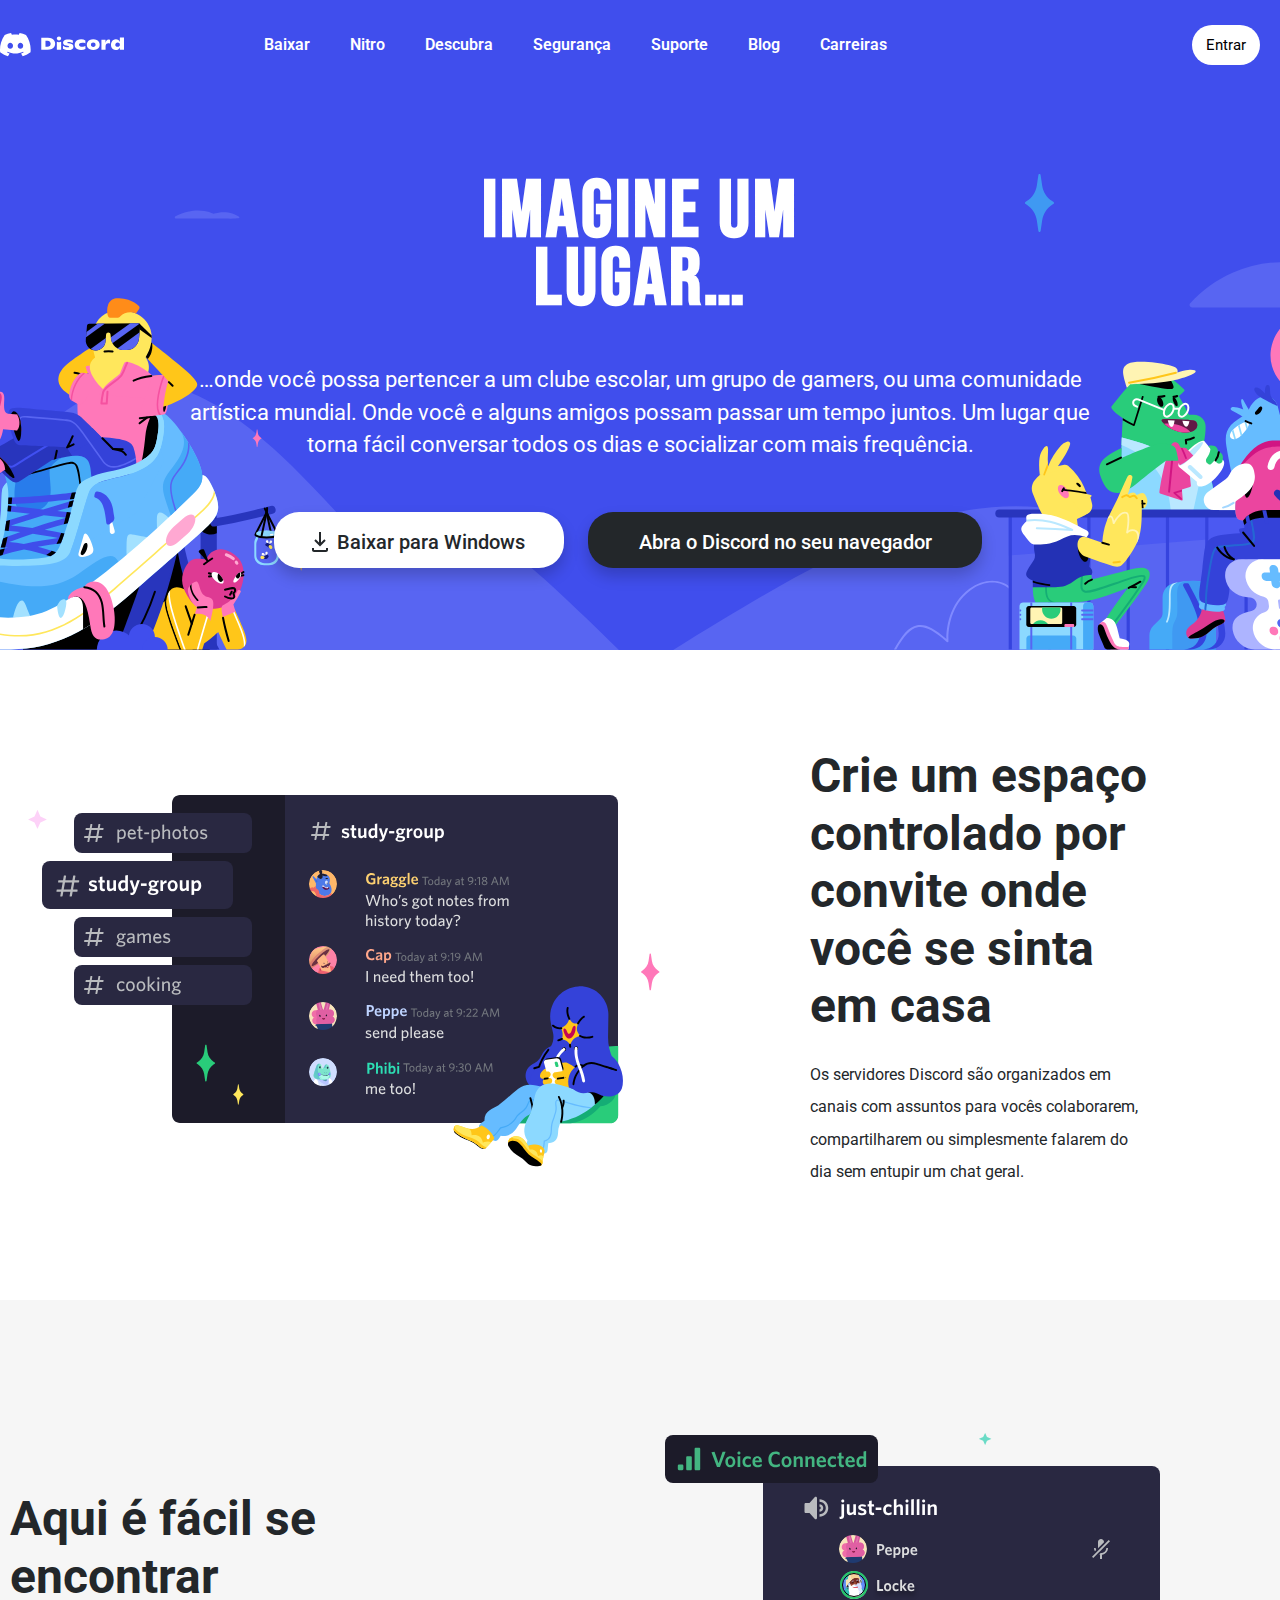
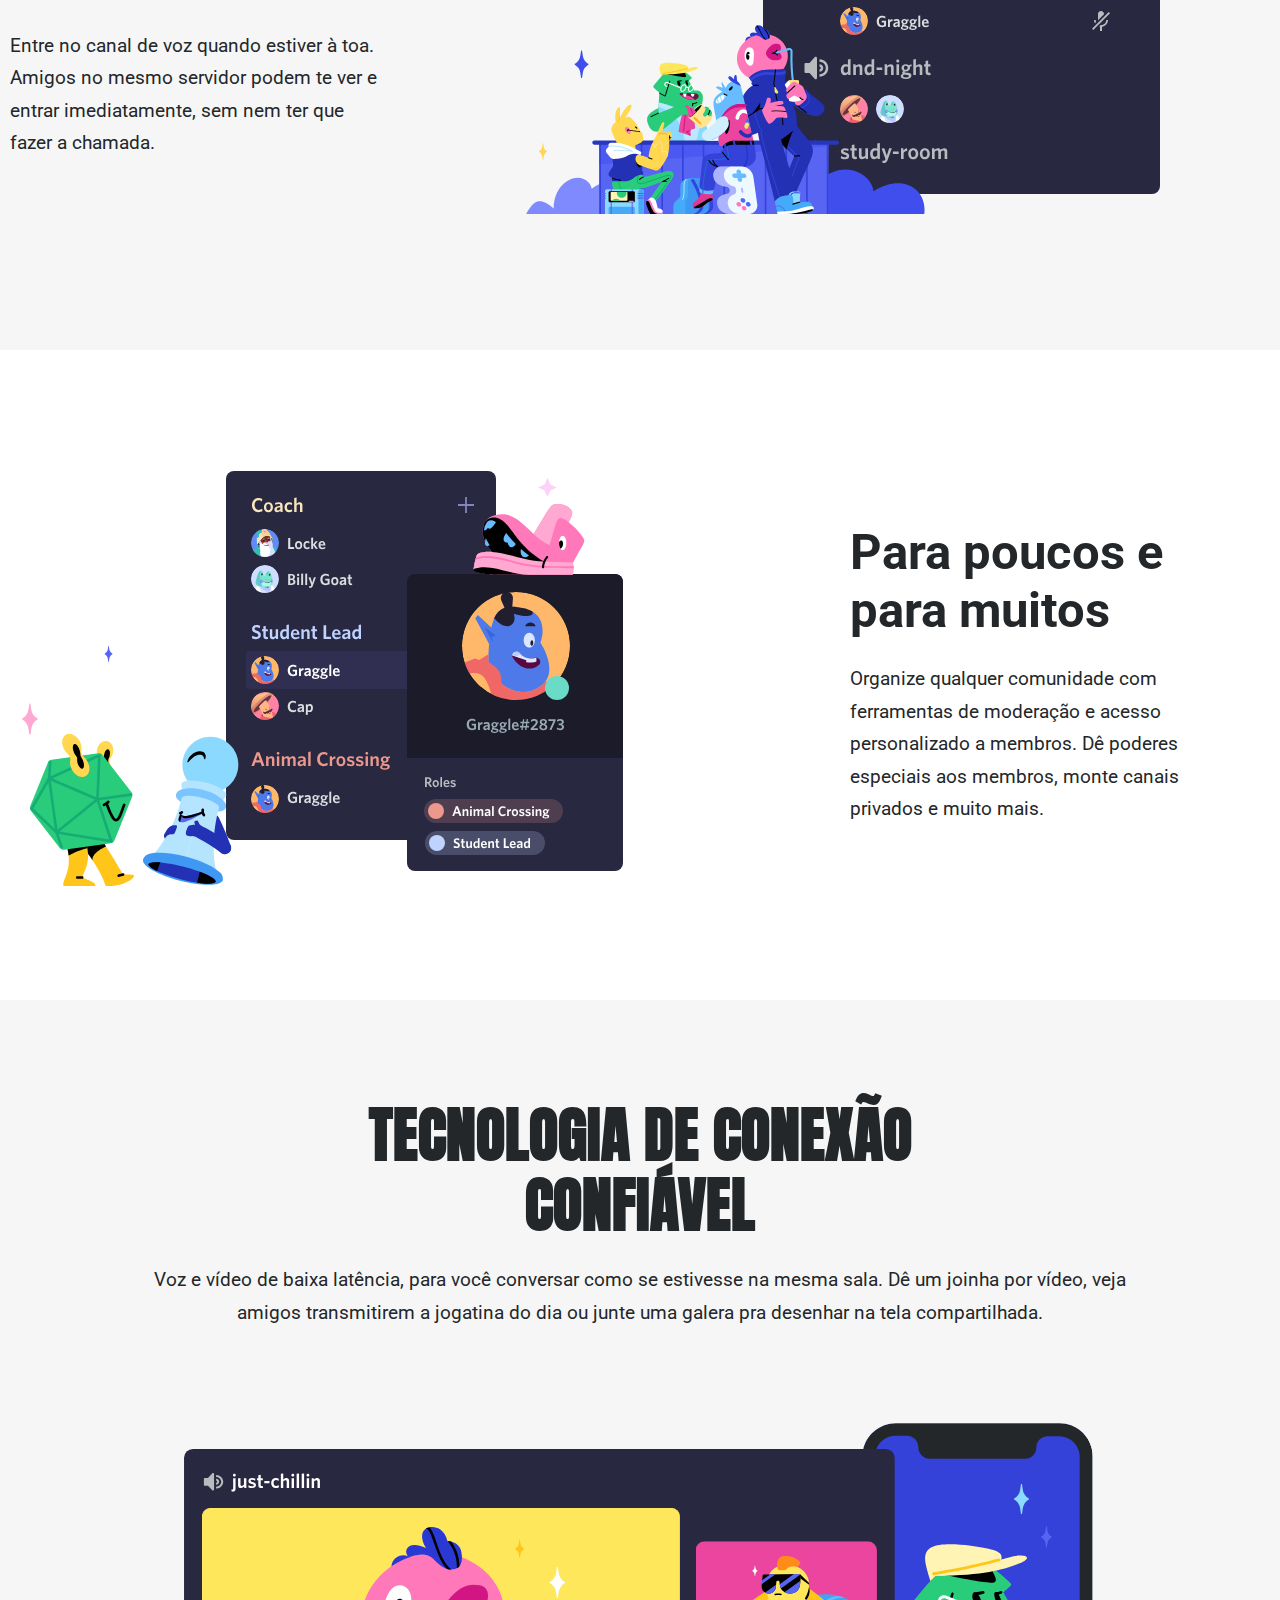
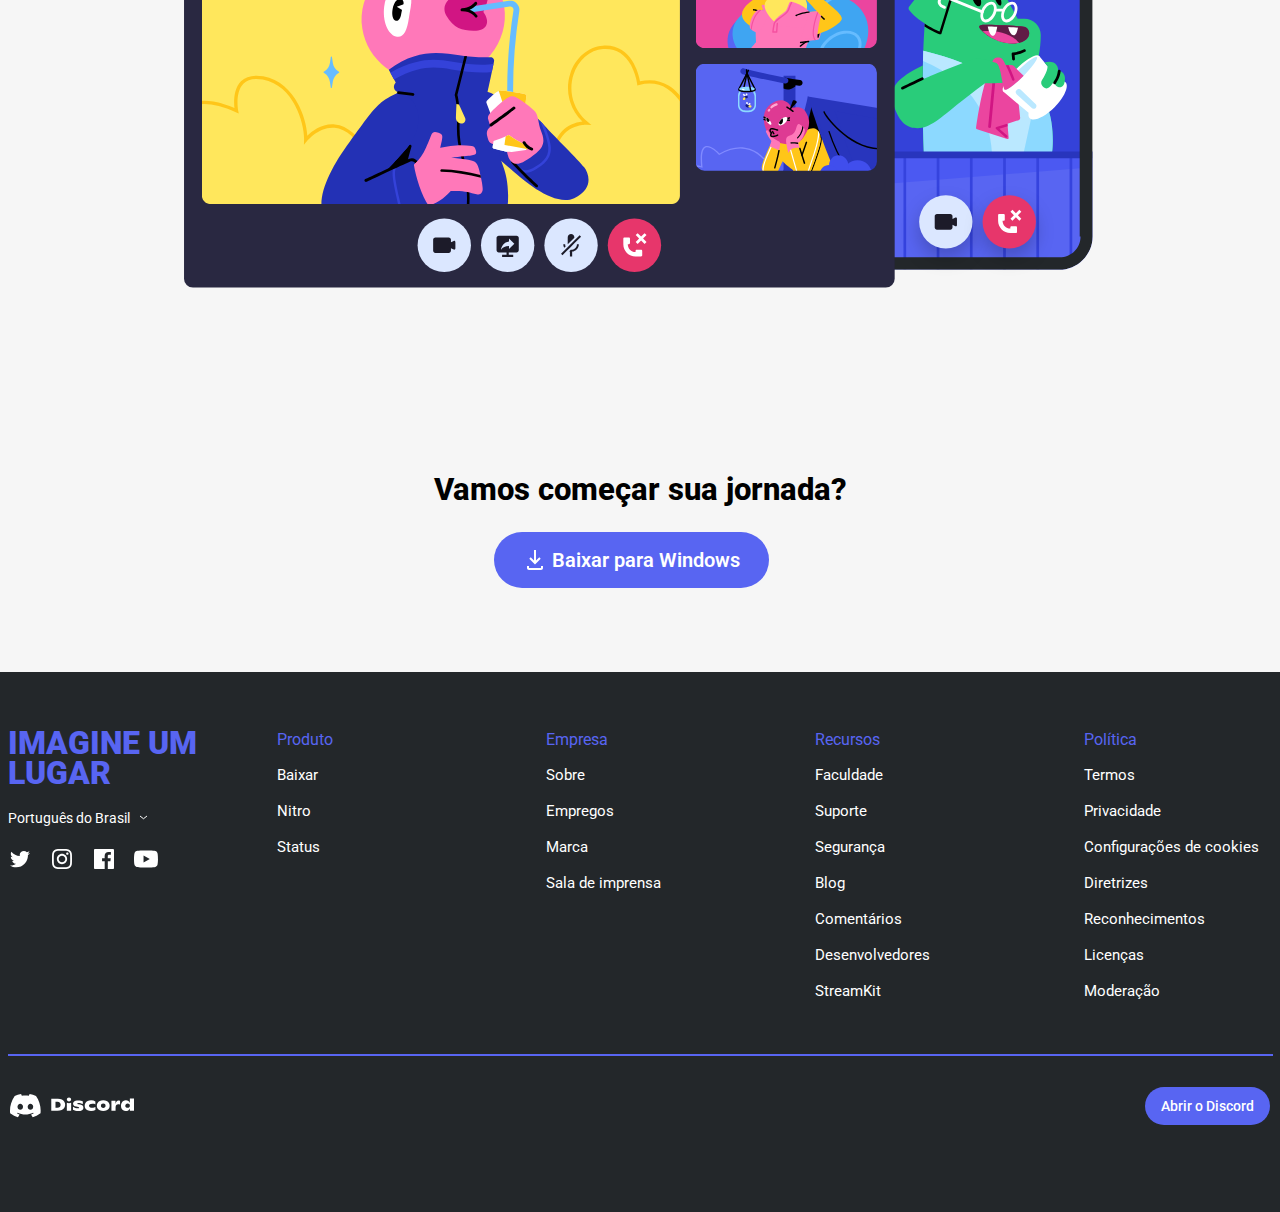
<file: index.html>
<!DOCTYPE html>
<html lang="pt-BR">

<head>
    <meta charset="UTF-8">
    <meta http-equiv="X-UA-Compatible" content="IE=edge">
    <meta name="viewport" content="width=device-width, initial-scale=1.0">
    <title>Discord</title>
    <link rel="stylesheet" href="/assets/css/index.css">
</head>

<body>
    <section class="section section__home background__azul">
        <img class="img__background" src="./assets/imgs/home/background-image.svg" alt="" srcset="">
        <aside class="aside  main__content">
            <div class="logo__discord">
                <svg width="124" height="34" viewBox="0 0 124 34" class="logo-3oeRIY">
                    <g fill="currentColor">
                        <path
                            d="M26.0015 6.9529C24.0021 6.03845 21.8787 5.37198 19.6623 5C19.3833 5.48048 19.0733 6.13144 18.8563 6.64292C16.4989 6.30193 14.1585 6.30193 11.8336 6.64292C11.6166 6.13144 11.2911 5.48048 11.0276 5C8.79575 5.37198 6.67235 6.03845 4.6869 6.9529C0.672601 12.8736 -0.41235 18.6548 0.130124 24.3585C2.79599 26.2959 5.36889 27.4739 7.89682 28.2489C8.51679 27.4119 9.07477 26.5129 9.55525 25.5675C8.64079 25.2265 7.77283 24.808 6.93587 24.312C7.15286 24.1571 7.36986 23.9866 7.57135 23.8161C12.6241 26.1255 18.0969 26.1255 23.0876 23.8161C23.3046 23.9866 23.5061 24.1571 23.7231 24.312C22.8861 24.808 22.0182 25.2265 21.1037 25.5675C21.5842 26.5129 22.1422 27.4119 22.7621 28.2489C25.2885 27.4739 27.8769 26.2959 30.5288 24.3585C31.1952 17.7559 29.4733 12.0212 26.0015 6.9529ZM10.2527 20.8402C8.73376 20.8402 7.49382 19.4608 7.49382 17.7714C7.49382 16.082 8.70276 14.7025 10.2527 14.7025C11.7871 14.7025 13.0425 16.082 13.0115 17.7714C13.0115 19.4608 11.7871 20.8402 10.2527 20.8402ZM20.4373 20.8402C18.9183 20.8402 17.6768 19.4608 17.6768 17.7714C17.6768 16.082 18.8873 14.7025 20.4373 14.7025C21.9717 14.7025 23.2271 16.082 23.1961 17.7714C23.1961 19.4608 21.9872 20.8402 20.4373 20.8402Z">
                        </path>
                        <path
                            d="M41.2697 9.86615H47.8585C49.4394 9.86615 50.7878 10.1141 51.8883 10.6101C52.9887 11.1061 53.8102 11.7881 54.3527 12.6715C54.8951 13.555 55.1741 14.5624 55.1741 15.7094C55.1741 16.8253 54.8952 17.8328 54.3217 18.7472C53.7482 19.6462 52.8803 20.3746 51.7178 20.9016C50.5554 21.4286 49.1139 21.6921 47.3935 21.6921H41.2697V9.86615ZM47.316 18.6852C48.3854 18.6852 49.2069 18.4217 49.7804 17.8793C50.3539 17.3523 50.6484 16.6083 50.6484 15.6939C50.6484 14.8414 50.3849 14.1594 49.8734 13.648C49.3619 13.1365 48.587 12.873 47.5485 12.873H45.4871V18.6852H47.316Z">
                        </path>
                        <path
                            d="M65.4362 21.6774C64.5217 21.4449 63.7003 21.1039 62.9718 20.6389V17.8335C63.5298 18.2675 64.2582 18.6085 65.1882 18.8875C66.1181 19.1665 67.0171 19.306 67.8851 19.306C68.288 19.306 68.598 19.2595 68.7995 19.151C69.001 19.0425 69.1095 18.9185 69.1095 18.7635C69.1095 18.593 69.0475 18.4535 68.939 18.345C68.8305 18.2365 68.6135 18.1435 68.288 18.0505L66.2576 17.6011C65.0952 17.3376 64.2737 16.9501 63.7777 16.4851C63.2818 16.0201 63.0493 15.3847 63.0493 14.6097C63.0493 13.9587 63.2663 13.3853 63.6847 12.9048C64.1187 12.4243 64.7232 12.0523 65.5137 11.7888C66.3041 11.5254 67.2186 11.3859 68.288 11.3859C69.2335 11.3859 70.1014 11.4789 70.8919 11.6959C71.6823 11.8973 72.3333 12.1608 72.8448 12.4708V15.1212C72.3178 14.8112 71.6979 14.5632 71.0159 14.3772C70.3184 14.1912 69.6055 14.0982 68.877 14.0982C67.823 14.0982 67.2961 14.2842 67.2961 14.6407C67.2961 14.8112 67.3736 14.9352 67.5441 15.0282C67.7146 15.1212 68.009 15.1987 68.443 15.2917L70.1324 15.6017C71.2329 15.7876 72.0543 16.1286 72.5968 16.6091C73.1393 17.0896 73.4028 17.787 73.4028 18.7325C73.4028 19.7555 72.9533 20.5769 72.0543 21.1659C71.1554 21.7704 69.8844 22.0648 68.2415 22.0648C67.2806 22.0338 66.3506 21.9098 65.4362 21.6774Z">
                        </path>
                        <path
                            d="M77.5891 21.3213C76.6281 20.8408 75.8842 20.2054 75.4037 19.3994C74.9077 18.5934 74.6752 17.679 74.6752 16.656C74.6752 15.6486 74.9232 14.7341 75.4347 13.9437C75.9462 13.1377 76.6901 12.5177 77.6666 12.0528C78.643 11.6033 79.821 11.3708 81.1849 11.3708C82.8743 11.3708 84.2693 11.7273 85.3852 12.4402V15.5246C84.9977 15.2611 84.5328 15.0286 84.0058 14.8736C83.4788 14.7031 82.9208 14.6256 82.3319 14.6256C81.2779 14.6256 80.472 14.8116 79.8675 15.1991C79.2785 15.5866 78.984 16.0826 78.984 16.7025C78.984 17.307 79.263 17.803 79.852 18.1905C80.4254 18.5779 81.2624 18.7794 82.3474 18.7794C82.9053 18.7794 83.4633 18.7019 84.0058 18.5314C84.5483 18.3609 85.0287 18.175 85.4162 17.927V20.9183C84.1762 21.6623 82.7348 22.0343 81.1074 22.0343C79.728 22.0343 78.5655 21.7863 77.5891 21.3213Z">
                        </path>
                        <path
                            d="M89.8041 21.3213C88.8276 20.8408 88.0837 20.2054 87.5722 19.3839C87.0607 18.5624 86.7972 17.648 86.7972 16.625C86.7972 15.6176 87.0607 14.7031 87.5722 13.9127C88.0837 13.1222 88.8276 12.5022 89.7886 12.0528C90.7495 11.6033 91.9119 11.3708 93.2464 11.3708C94.5794 11.3708 95.7418 11.5878 96.7028 12.0528C97.6637 12.5022 98.4077 13.1222 98.9192 13.9127C99.4306 14.7031 99.6786 15.6021 99.6786 16.625C99.6786 17.6325 99.4306 18.5624 98.9192 19.3839C98.4077 20.2054 97.6792 20.8563 96.7028 21.3213C95.7263 21.7863 94.5794 22.0343 93.2464 22.0343C91.9274 22.0343 90.7805 21.7863 89.8041 21.3213ZM94.9358 18.3299C95.3388 17.927 95.5558 17.369 95.5558 16.7025C95.5558 16.0206 95.3543 15.4936 94.9358 15.0906C94.5174 14.6876 93.9594 14.4861 93.2619 14.4861C92.5335 14.4861 91.9739 14.6876 91.5555 15.0906C91.1525 15.4936 90.9355 16.0206 90.9355 16.7025C90.9355 17.3845 91.137 17.927 91.5555 18.3299C91.9739 18.7484 92.5335 18.9499 93.2619 18.9499C93.9594 18.9344 94.5329 18.7329 94.9358 18.3299Z">
                        </path>
                        <path
                            d="M110.048 11.9901V15.6325C109.614 15.3535 109.056 15.214 108.374 15.214C107.475 15.214 106.777 15.493 106.297 16.0354C105.816 16.5779 105.568 17.4304 105.568 18.5773V21.6772H101.43V11.8196H105.491V14.966C105.708 13.819 106.08 12.9666 106.576 12.4241C107.072 11.8816 107.723 11.5872 108.513 11.5872C109.102 11.5872 109.614 11.7267 110.048 11.9901Z">
                        </path>
                        <path
                            d="M124 9.52563V21.6925H119.862V19.4761C119.505 20.3131 118.978 20.9486 118.265 21.3825C117.551 21.8165 116.667 22.0335 115.613 22.0335C114.683 22.0335 113.862 21.801 113.164 21.3515C112.467 20.9021 111.925 20.2666 111.553 19.4761C111.181 18.6702 110.995 17.7712 110.995 16.7793C110.979 15.7408 111.181 14.8109 111.599 13.9894C112.002 13.168 112.591 12.5325 113.335 12.0675C114.079 11.6025 114.931 11.37 115.892 11.37C117.861 11.37 119.18 12.2225 119.862 13.9429V9.52563H124ZM119.242 18.2517C119.66 17.8487 119.877 17.3062 119.877 16.6553C119.877 16.0198 119.676 15.5083 119.257 15.1209C118.839 14.7334 118.281 14.5319 117.582 14.5319C116.884 14.5319 116.326 14.7334 115.908 15.1364C115.489 15.5393 115.288 16.0508 115.288 16.7018C115.288 17.3527 115.489 17.8642 115.908 18.2672C116.326 18.6702 116.869 18.8717 117.566 18.8717C118.265 18.8717 118.823 18.6702 119.242 18.2517Z">
                        </path>
                        <path
                            d="M58.9885 12.4091C60.1772 12.4091 61.1429 11.5416 61.1429 10.4717C61.1429 9.40164 60.1772 8.5343 58.9885 8.5343C57.7981 8.5343 56.8341 9.40164 56.8341 10.4717C56.8341 11.5416 57.7981 12.4091 58.9885 12.4091Z">
                        </path>
                        <path
                            d="M61.1429 13.741C59.8254 14.3144 58.1825 14.3299 56.8341 13.741V21.6921H61.1429V13.741Z">
                        </path>
                    </g>
                </svg>
            </div>

            <nav>
                <ul>
                    <li>
                        <a href="#">Baixar</a>
                    </li>
                    <li>
                        <a href="#">Nitro</a>
                    </li>
                    <li>
                        <a href="#">Descubra</a>
                    </li>
                    <li>
                        <a href="#">Segurança</a>
                    </li>
                    <li>
                        <a href="#">Suporte</a>
                    </li>
                    <li>
                        <a href="#">Blog</a>
                    </li>
                    <li>
                        <a href="#">Carreiras</a>
                    </li>
                </ul>
            </nav>
            <div>

                <a href="./login.html">
                    <button>
                        Entrar
                    </button>
                </a>
            </div>
        </aside>
        <main>
            <div class="image__1">
                <img src="./assets/imgs/home/image-1.svg" alt="" srcset="">
            </div>
            <div class="home__container">
                <h1>IMAGINE UM <br>LUGAR…</h1>
                <p>
                    …onde você possa pertencer a um clube escolar, um grupo de gamers, ou uma comunidade artística
                    mundial.
                    Onde você e alguns amigos possam passar um tempo juntos. Um lugar que torna fácil conversar todos os
                    dias e socializar com mais frequência.
                </p>
                <div class="buttons__home">
                    <button class="button__1">
                        <svg width="24" height="24" viewBox="0 0 24 24" class="icon-2tQ9Jt"><g fill="currentColor"><path d="M17.707 10.708L16.293 9.29398L13 12.587V2.00098H11V12.587L7.70697 9.29398L6.29297 10.708L12 16.415L17.707 10.708Z"></path><path d="M18 18.001V20.001H6V18.001H4V20.001C4 21.103 4.897 22.001 6 22.001H18C19.104 22.001 20 21.103 20 20.001V18.001H18Z"></path></g></svg>
                        Baixar para Windows
                    </button>
                    <button>
                        Abra o Discord no seu navegador
                    </button>
                </div>
            </div>
            <div class="image__2">
                <img src="./assets/imgs/home/image-2.svg" alt="" srcset="">
            </div>
        </main>
    </section>
    <section class="section section__info">
        <article class="container__info__grid">
            <div class="image__3">
                <img src="./assets/imgs/home/image-3.svg" alt="" srcset="">
            </div>
            <div class="text__image__3">
                <h2>Crie um espaço controlado por <br> convite onde <br> você se sinta <br> em casa</h2>
                <div>
                    <p>
                        Os servidores Discord são organizados em <br> canais com assuntos para vocês colaborarem, <br>
                        compartilharem ou simplesmente falarem do <br> dia sem entupir um chat geral.
                    </p>
                </div>
            </div>
        </article>
    </section>
    <section class="section section__info__2 background__smoke">
        <article class="container__info__2__grid">
            <div class="text__info__2">
                <h2>Aqui é fácil se encontrar</h2>
                <p>
                    Entre no canal de voz quando estiver à toa. Amigos no mesmo servidor podem te ver e entrar
                    imediatamente, sem nem ter que fazer a chamada.
                </p>
            </div>
            <div>
                <img src="./assets/imgs/home/image-4.svg" alt="" srcset="">
            </div>
        </article>
    </section>
    <section class="section section__info__3">
        <article class="container__info__3__grid">
            <div class="image__5">
                <img src="./assets/imgs/home/image-5.svg" alt="" srcset="">
            </div>
            <div class="text__info__3">
                <h2>Para poucos e para muitos</h2>
                <p>
                    Organize qualquer comunidade com <br> ferramentas de moderação e acesso <br> personalizado a
                    membros. Dê
                    poderes <br> especiais aos membros, monte canais <br> privados e muito mais.
                </p>
            </div>
        </article>
    </section>
    <section class="section section__info__4 background__smoke">
        <article class="container__info__4__grid">
            <div class="text__4">
                <h2>TECNOLOGIA DE CONEXÃO <br> CONFIÁVEL</h2>
                <p>
                    Voz e vídeo de baixa latência, para você conversar como se estivesse na mesma sala. Dê um joinha por
                    vídeo, veja <br> amigos transmitirem a jogatina do dia ou junte uma galera pra desenhar na tela
                    compartilhada.
                </p>
            </div>
            <div>
                <img src="./assets/imgs/home/image-6.svg" alt="" srcset="">
            </div>
        </article>
    </section>
    <section class="section__info__5 background__smoke">
        <div class="container__info__5">
            <h2>Vamos começar sua jornada?</h2>
            <button>
                <svg width="24" height="24" viewBox="0 0 24 24" class="icon-2tQ9Jt"><g fill="currentColor"><path d="M17.707 10.708L16.293 9.29398L13 12.587V2.00098H11V12.587L7.70697 9.29398L6.29297 10.708L12 16.415L17.707 10.708Z"></path><path d="M18 18.001V20.001H6V18.001H4V20.001C4 21.103 4.897 22.001 6 22.001H18C19.104 22.001 20 21.103 20 20.001V18.001H18Z"></path></g></svg>
                Baixar para Windows
            </button>
            <img src="./assets/imgs/home/image-7.svg" alt="" srcset="">
        </div>
    </section>
    <footer class="footer">
        <div class="container__footer">
            <div class="contact__footer">
                <h4>Imagine um <br> lugar</h4>
                <div class="language">
                    Português do Brasil
                    <img src="./assets/imgs/home/footer/language-icon.svg" alt="" srcset="">
                </div>
                <div class="socials__footer">
                    <svg width="24" height="24" viewBox="0 0 24 24" class="socialIcon-38NB2e"><path fill="currentColor" d="M8.2177 20.2976C15.798 20.2976 19.9327 14.0329 19.9327 8.58261V8.05011C20.7362 7.46091 21.435 6.74089 22 5.92012C21.2567 6.26235 20.4637 6.48437 19.6507 6.57791C20.5139 6.06164 21.1597 5.24885 21.4675 4.2913C20.6598 4.76183 19.7822 5.10021 18.8677 5.29365C17.3053 3.64491 14.7069 3.56109 13.0415 5.10571C11.9701 6.10222 11.5157 7.59694 11.8512 9.02114C8.54594 8.85772 5.46574 7.29769 3.37823 4.72983C2.28095 6.60789 2.84519 9.01622 4.66249 10.2114C4.00661 10.1858 3.36464 10.0146 2.78309 9.71026V9.7729C2.78257 11.7293 4.15628 13.417 6.07204 13.8136C5.46884 13.9751 4.83671 13.9965 4.22396 13.8763C4.76475 15.5538 6.31437 16.7003 8.07674 16.7267C6.62377 17.8749 4.82287 18.4936 2.97103 18.4808C2.65779 18.4808 2.31323 18.4495 2 18.4182C3.84433 19.6513 6.0148 20.3057 8.23336 20.2976"></path></svg></a>
                    <svg width="24" height="24" viewBox="0 0 24 24" class="socialIcon-38NB2e"><g fill="currentColor"><path fill-rule="evenodd" clip-rule="evenodd" d="M11.9969 2.00632C9.28187 2.00632 8.94143 2.01783 7.87516 2.06648C6.81111 2.11501 6.0844 2.28402 5.44853 2.53116C4.79115 2.78659 4.23365 3.12842 3.67786 3.68417C3.1221 4.23997 2.78028 4.79747 2.52484 5.45485C2.2777 6.09072 2.10869 6.81743 2.06016 7.88148C2.01151 8.94775 2 9.28818 2 12.0032C2 14.7181 2.01151 15.0586 2.06016 16.1249C2.10869 17.1889 2.2777 17.9156 2.52484 18.5515C2.78028 19.2089 3.1221 19.7664 3.67786 20.3222C4.23365 20.8779 4.79115 21.2197 5.44853 21.4752C6.0844 21.7223 6.81111 21.8913 7.87516 21.9398C8.94143 21.9885 9.28187 22 11.9969 22C14.7118 22 15.0523 21.9885 16.1185 21.9398C17.1826 21.8913 17.9093 21.7223 18.5452 21.4752C19.2025 21.2197 19.76 20.8779 20.3158 20.3222C20.8716 19.7664 21.2134 19.2089 21.4689 18.5515C21.716 17.9156 21.885 17.1889 21.9335 16.1249C21.9822 15.0586 21.9937 14.7181 21.9937 12.0032C21.9937 9.28818 21.9822 8.94775 21.9335 7.88148C21.885 6.81743 21.716 6.09072 21.4689 5.45485C21.2134 4.79747 20.8716 4.23997 20.3158 3.68417C19.76 3.12842 19.2025 2.78659 18.5452 2.53116C17.9093 2.28402 17.1826 2.11501 16.1185 2.06648C15.0523 2.01783 14.7118 2.00632 11.9969 2.00632ZM11.9969 3.80755C14.6661 3.80755 14.9823 3.81775 16.0364 3.86584C17.0111 3.91029 17.5404 4.07314 17.8927 4.21005C18.3593 4.3914 18.6923 4.60802 19.0421 4.95786C19.392 5.30767 19.6086 5.64068 19.79 6.10731C19.9269 6.45957 20.0897 6.9889 20.1342 7.96358C20.1823 9.01771 20.1925 9.3339 20.1925 12.0032C20.1925 14.6724 20.1823 14.9886 20.1342 16.0427C20.0897 17.0174 19.9269 17.5468 19.79 17.899C19.6086 18.3656 19.392 18.6987 19.0421 19.0485C18.6923 19.3983 18.3593 19.6149 17.8927 19.7963C17.5404 19.9332 17.0111 20.096 16.0364 20.1405C14.9825 20.1886 14.6663 20.1988 11.9969 20.1988C9.32738 20.1988 9.01127 20.1886 7.95726 20.1405C6.98258 20.096 6.45325 19.9332 6.10099 19.7963C5.63437 19.6149 5.30135 19.3983 4.95155 19.0485C4.60175 18.6987 4.38508 18.3656 4.20373 17.899C4.06683 17.5468 3.90397 17.0174 3.85952 16.0427C3.81143 14.9886 3.80123 14.6724 3.80123 12.0032C3.80123 9.3339 3.81143 9.01771 3.85952 7.96358C3.90397 6.9889 4.06683 6.45957 4.20373 6.10731C4.38508 5.64068 4.60171 5.30767 4.95155 4.95786C5.30135 4.60802 5.63437 4.3914 6.10099 4.21005C6.45325 4.07314 6.98258 3.91029 7.95726 3.86584C9.01139 3.81775 9.32758 3.80755 11.9969 3.80755Z"></path><path fill-rule="evenodd" clip-rule="evenodd" d="M11.9968 15.3355C10.1564 15.3355 8.66451 13.8435 8.66451 12.0032C8.66451 10.1628 10.1564 8.67089 11.9968 8.67089C13.8372 8.67089 15.3291 10.1628 15.3291 12.0032C15.3291 13.8435 13.8372 15.3355 11.9968 15.3355ZM11.9968 6.86966C9.16161 6.86966 6.86328 9.16799 6.86328 12.0032C6.86328 14.8384 9.16161 17.1367 11.9968 17.1367C14.832 17.1367 17.1303 14.8384 17.1303 12.0032C17.1303 9.16799 14.832 6.86966 11.9968 6.86966Z"></path><path fill-rule="evenodd" clip-rule="evenodd" d="M18.5328 6.66684C18.5328 7.32938 17.9957 7.86644 17.3331 7.86644C16.6706 7.86644 16.1335 7.32938 16.1335 6.66684C16.1335 6.0043 16.6706 5.46719 17.3331 5.46719C17.9957 5.46719 18.5328 6.0043 18.5328 6.66684Z"></path></g></svg></a>
                    <svg width="24" height="24" viewBox="0 0 24 24" class="socialIcon-38NB2e"><path fill="currentColor" d="M20.875 2H3.09375C2.46875 2 2 2.5 2 3.09375V20.875C2 21.5 2.5 21.9687 3.09375 21.9687H12.6875V14.2188H10.0625V11.1875H12.6562V8.96874C12.6562 6.375 14.2187 4.96875 16.5312 4.96875C17.625 4.96875 18.5937 5.0625 18.875 5.09375V7.78125H17.2812C16.0312 7.78125 15.7812 8.375 15.7812 9.25V11.1875H18.7812L18.4062 14.25H15.8125V22H20.9062C21.5312 22 22 21.5 22 20.9062V3.125C22 2.46875 21.5 2 20.875 2Z"></path></svg></a>
                    <svg width="24" height="24" viewBox="0 0 24 24" class="socialIcon-38NB2e"><path fill-rule="evenodd" clip-rule="evenodd" d="M21.3766 4.10479C22.4093 4.38257 23.2225 5.20102 23.4985 6.24038C24 8.12411 24 12.0545 24 12.0545C24 12.0545 24 15.9848 23.4985 17.8688C23.2225 18.908 22.4093 19.7265 21.3766 20.0044C19.505 20.5091 12 20.5091 12 20.5091C12 20.5091 4.49496 20.5091 2.62336 20.0044C1.59082 19.7265 0.777545 18.908 0.501545 17.8688C0 15.9848 0 12.0545 0 12.0545C0 12.0545 0 8.12411 0.501545 6.24038C0.777545 5.20102 1.59082 4.38257 2.62336 4.10479C4.49496 3.59998 12 3.59998 12 3.59998C12 3.59998 19.505 3.59998 21.3766 4.10479ZM15.8182 12.0546L9.54551 15.623V8.48596L15.8182 12.0546Z" fill="currentColor"></path></svg></a>
                </div>
            </div>
            <div class="produtos__footer">
                <h5>Produto</h5>
                <a href="#">Baixar</a>
                <a href="#">Nitro</a>
                <a href="#">Status</a>
            </div>
            <div class="empresa__footer">
                <h5>Empresa</h5>
                <a href="#">Sobre</a>
                <a href="#">Empregos</a>
                <a href="#">Marca</a>
                <a href="#">Sala de imprensa</a>
            </div>
            <div class="recursos__footer">
                <h5>Recursos</h5>
                <a href="#">Faculdade</a>
                <a href="#">Suporte</a>
                <a href="#">Segurança</a>
                <a href="#">Blog</a>
                <a href="#">Comentários</a>
                <a href="#">Desenvolvedores</a>
                <a href="#">StreamKit</a>
            </div>
            <div class="politica__footer">
                <h5>Política</h5>
                <a href="#">Termos</a>
                <a href="#">Privacidade</a>
                <a href="#">Configurações de cookies</a>
                <a href="#">Diretrizes</a>
                <a href="#">Reconhecimentos</a>
                <a href="#">Licenças</a>
                <a href="#">Moderação</a>
            </div>
        </div>
        <div class="logo__footer">
            <svg width="124" height="34" viewBox="0 0 124 34" class="logo-TA52YN st-hover"><g fill="currentColor"><path d="M26.0015 6.9529C24.0021 6.03845 21.8787 5.37198 19.6623 5C19.3833 5.48048 19.0733 6.13144 18.8563 6.64292C16.4989 6.30193 14.1585 6.30193 11.8336 6.64292C11.6166 6.13144 11.2911 5.48048 11.0276 5C8.79575 5.37198 6.67235 6.03845 4.6869 6.9529C0.672601 12.8736 -0.41235 18.6548 0.130124 24.3585C2.79599 26.2959 5.36889 27.4739 7.89682 28.2489C8.51679 27.4119 9.07477 26.5129 9.55525 25.5675C8.64079 25.2265 7.77283 24.808 6.93587 24.312C7.15286 24.1571 7.36986 23.9866 7.57135 23.8161C12.6241 26.1255 18.0969 26.1255 23.0876 23.8161C23.3046 23.9866 23.5061 24.1571 23.7231 24.312C22.8861 24.808 22.0182 25.2265 21.1037 25.5675C21.5842 26.5129 22.1422 27.4119 22.7621 28.2489C25.2885 27.4739 27.8769 26.2959 30.5288 24.3585C31.1952 17.7559 29.4733 12.0212 26.0015 6.9529ZM10.2527 20.8402C8.73376 20.8402 7.49382 19.4608 7.49382 17.7714C7.49382 16.082 8.70276 14.7025 10.2527 14.7025C11.7871 14.7025 13.0425 16.082 13.0115 17.7714C13.0115 19.4608 11.7871 20.8402 10.2527 20.8402ZM20.4373 20.8402C18.9183 20.8402 17.6768 19.4608 17.6768 17.7714C17.6768 16.082 18.8873 14.7025 20.4373 14.7025C21.9717 14.7025 23.2271 16.082 23.1961 17.7714C23.1961 19.4608 21.9872 20.8402 20.4373 20.8402Z"></path><path d="M41.2697 9.86615H47.8585C49.4394 9.86615 50.7878 10.1141 51.8883 10.6101C52.9887 11.1061 53.8102 11.7881 54.3527 12.6715C54.8951 13.555 55.1741 14.5624 55.1741 15.7094C55.1741 16.8253 54.8952 17.8328 54.3217 18.7472C53.7482 19.6462 52.8803 20.3746 51.7178 20.9016C50.5554 21.4286 49.1139 21.6921 47.3935 21.6921H41.2697V9.86615ZM47.316 18.6852C48.3854 18.6852 49.2069 18.4217 49.7804 17.8793C50.3539 17.3523 50.6484 16.6083 50.6484 15.6939C50.6484 14.8414 50.3849 14.1594 49.8734 13.648C49.3619 13.1365 48.587 12.873 47.5485 12.873H45.4871V18.6852H47.316Z"></path><path d="M65.4362 21.6774C64.5217 21.4449 63.7003 21.1039 62.9718 20.6389V17.8335C63.5298 18.2675 64.2582 18.6085 65.1882 18.8875C66.1181 19.1665 67.0171 19.306 67.8851 19.306C68.288 19.306 68.598 19.2595 68.7995 19.151C69.001 19.0425 69.1095 18.9185 69.1095 18.7635C69.1095 18.593 69.0475 18.4535 68.939 18.345C68.8305 18.2365 68.6135 18.1435 68.288 18.0505L66.2576 17.6011C65.0952 17.3376 64.2737 16.9501 63.7777 16.4851C63.2818 16.0201 63.0493 15.3847 63.0493 14.6097C63.0493 13.9587 63.2663 13.3853 63.6847 12.9048C64.1187 12.4243 64.7232 12.0523 65.5137 11.7888C66.3041 11.5254 67.2186 11.3859 68.288 11.3859C69.2335 11.3859 70.1014 11.4789 70.8919 11.6959C71.6823 11.8973 72.3333 12.1608 72.8448 12.4708V15.1212C72.3178 14.8112 71.6979 14.5632 71.0159 14.3772C70.3184 14.1912 69.6055 14.0982 68.877 14.0982C67.823 14.0982 67.2961 14.2842 67.2961 14.6407C67.2961 14.8112 67.3736 14.9352 67.5441 15.0282C67.7146 15.1212 68.009 15.1987 68.443 15.2917L70.1324 15.6017C71.2329 15.7876 72.0543 16.1286 72.5968 16.6091C73.1393 17.0896 73.4028 17.787 73.4028 18.7325C73.4028 19.7555 72.9533 20.5769 72.0543 21.1659C71.1554 21.7704 69.8844 22.0648 68.2415 22.0648C67.2806 22.0338 66.3506 21.9098 65.4362 21.6774Z"></path><path d="M77.5891 21.3213C76.6281 20.8408 75.8842 20.2054 75.4037 19.3994C74.9077 18.5934 74.6752 17.679 74.6752 16.656C74.6752 15.6486 74.9232 14.7341 75.4347 13.9437C75.9462 13.1377 76.6901 12.5177 77.6666 12.0528C78.643 11.6033 79.821 11.3708 81.1849 11.3708C82.8743 11.3708 84.2693 11.7273 85.3852 12.4402V15.5246C84.9977 15.2611 84.5328 15.0286 84.0058 14.8736C83.4788 14.7031 82.9208 14.6256 82.3319 14.6256C81.2779 14.6256 80.472 14.8116 79.8675 15.1991C79.2785 15.5866 78.984 16.0826 78.984 16.7025C78.984 17.307 79.263 17.803 79.852 18.1905C80.4254 18.5779 81.2624 18.7794 82.3474 18.7794C82.9053 18.7794 83.4633 18.7019 84.0058 18.5314C84.5483 18.3609 85.0287 18.175 85.4162 17.927V20.9183C84.1762 21.6623 82.7348 22.0343 81.1074 22.0343C79.728 22.0343 78.5655 21.7863 77.5891 21.3213Z"></path><path d="M89.8041 21.3213C88.8276 20.8408 88.0837 20.2054 87.5722 19.3839C87.0607 18.5624 86.7972 17.648 86.7972 16.625C86.7972 15.6176 87.0607 14.7031 87.5722 13.9127C88.0837 13.1222 88.8276 12.5022 89.7886 12.0528C90.7495 11.6033 91.9119 11.3708 93.2464 11.3708C94.5794 11.3708 95.7418 11.5878 96.7028 12.0528C97.6637 12.5022 98.4077 13.1222 98.9192 13.9127C99.4306 14.7031 99.6786 15.6021 99.6786 16.625C99.6786 17.6325 99.4306 18.5624 98.9192 19.3839C98.4077 20.2054 97.6792 20.8563 96.7028 21.3213C95.7263 21.7863 94.5794 22.0343 93.2464 22.0343C91.9274 22.0343 90.7805 21.7863 89.8041 21.3213ZM94.9358 18.3299C95.3388 17.927 95.5558 17.369 95.5558 16.7025C95.5558 16.0206 95.3543 15.4936 94.9358 15.0906C94.5174 14.6876 93.9594 14.4861 93.2619 14.4861C92.5335 14.4861 91.9739 14.6876 91.5555 15.0906C91.1525 15.4936 90.9355 16.0206 90.9355 16.7025C90.9355 17.3845 91.137 17.927 91.5555 18.3299C91.9739 18.7484 92.5335 18.9499 93.2619 18.9499C93.9594 18.9344 94.5329 18.7329 94.9358 18.3299Z"></path><path d="M110.048 11.9901V15.6325C109.614 15.3535 109.056 15.214 108.374 15.214C107.475 15.214 106.777 15.493 106.297 16.0354C105.816 16.5779 105.568 17.4304 105.568 18.5773V21.6772H101.43V11.8196H105.491V14.966C105.708 13.819 106.08 12.9666 106.576 12.4241C107.072 11.8816 107.723 11.5872 108.513 11.5872C109.102 11.5872 109.614 11.7267 110.048 11.9901Z"></path><path d="M124 9.52563V21.6925H119.862V19.4761C119.505 20.3131 118.978 20.9486 118.265 21.3825C117.551 21.8165 116.667 22.0335 115.613 22.0335C114.683 22.0335 113.862 21.801 113.164 21.3515C112.467 20.9021 111.925 20.2666 111.553 19.4761C111.181 18.6702 110.995 17.7712 110.995 16.7793C110.979 15.7408 111.181 14.8109 111.599 13.9894C112.002 13.168 112.591 12.5325 113.335 12.0675C114.079 11.6025 114.931 11.37 115.892 11.37C117.861 11.37 119.18 12.2225 119.862 13.9429V9.52563H124ZM119.242 18.2517C119.66 17.8487 119.877 17.3062 119.877 16.6553C119.877 16.0198 119.676 15.5083 119.257 15.1209C118.839 14.7334 118.281 14.5319 117.582 14.5319C116.884 14.5319 116.326 14.7334 115.908 15.1364C115.489 15.5393 115.288 16.0508 115.288 16.7018C115.288 17.3527 115.489 17.8642 115.908 18.2672C116.326 18.6702 116.869 18.8717 117.566 18.8717C118.265 18.8717 118.823 18.6702 119.242 18.2517Z"></path><path d="M58.9885 12.4091C60.1772 12.4091 61.1429 11.5416 61.1429 10.4717C61.1429 9.40164 60.1772 8.5343 58.9885 8.5343C57.7981 8.5343 56.8341 9.40164 56.8341 10.4717C56.8341 11.5416 57.7981 12.4091 58.9885 12.4091Z"></path><path d="M61.1429 13.741C59.8254 14.3144 58.1825 14.3299 56.8341 13.741V21.6921H61.1429V13.741Z"></path></g></svg>
            <button>
                Abrir o Discord
            </button>
        </div>
    </footer>
</body>

</html>
</file>
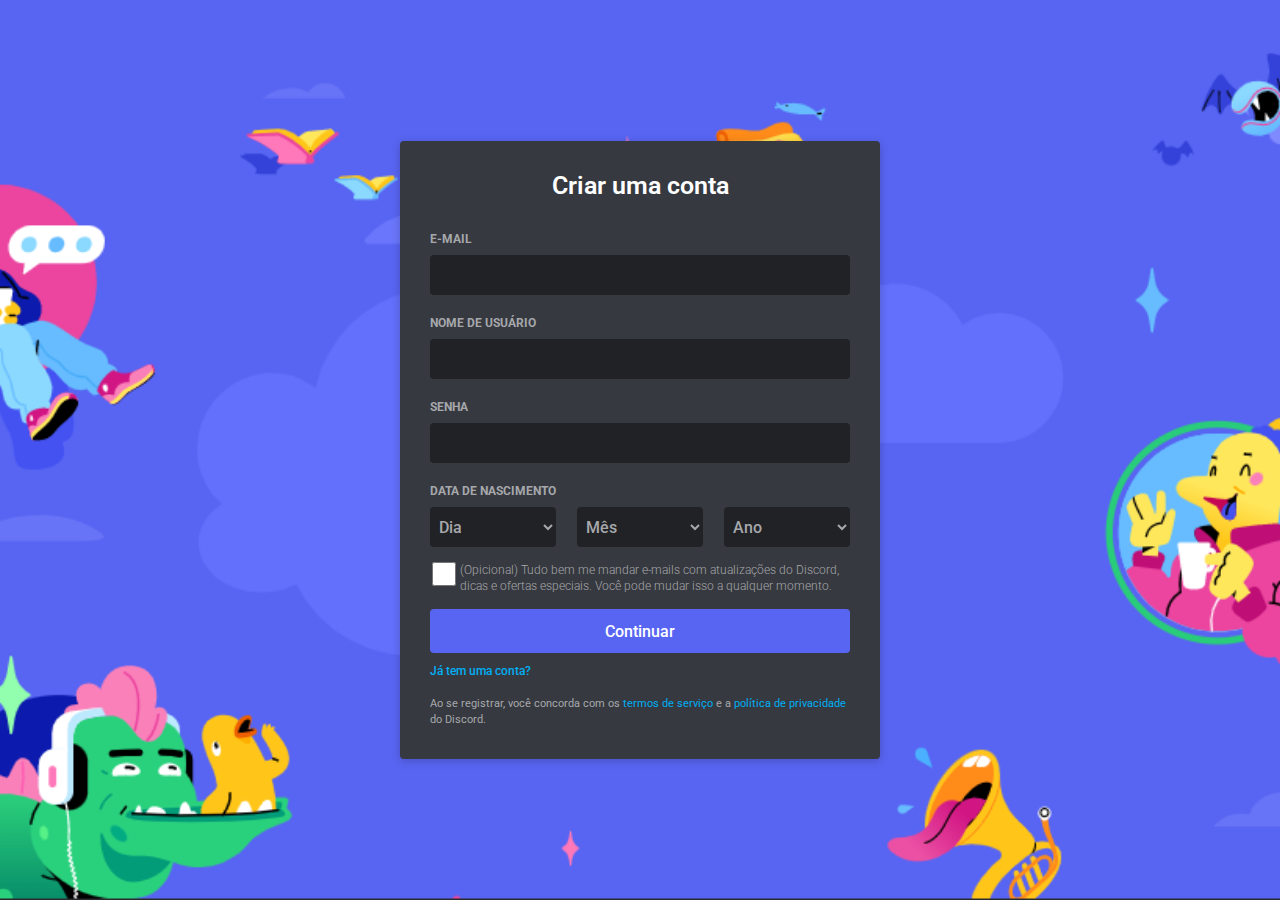
<file: createAccount.html>
<!DOCTYPE html>
<html lang="pt-BR">
<head>
    <meta charset="UTF-8">
    <meta http-equiv="X-UA-Compatible" content="IE=edge">
    <meta name="viewport" content="width=device-width, initial-scale=1.0">
    <title>Discord</title>
    <link rel="stylesheet" href="./assets/css/createAccount.css">
</head>
<body>
    <div class="background__image">
        <main>
            <h1>Criar uma conta</h1>
            <form action="submit">
                <fieldset>
                    <label for="email">e-mail</label>
                    <input id="email" type="text">
                    <label for="nome-usuario">nome de usuário</label>
                    <input id="nome-usuario" type="text">
                    <label for="senha">senha</label>
                    <input type="password" name="senha" id="senha">                
                </fieldset>
                <label class="label__alone" for="data-nascimento">data de nascimento</label>
                <fieldset>
                    <select name="dia" id="dia">
                        <option value="DIA">Dia</option>
                        <option value="01">01</option>
                        <option value="02">02</option>
                        <option value="03">03</option>
                        <option value="04">04</option>
                        <option value="05">05</option>
                        <option value="06">06</option>
                        <option value="07">07</option>
                        <option value="08">08</option>
                        <option value="09">09</option>
                        <option value="10">10</option>
                        <option value="11">11</option>
                        <option value="12">12</option>
                        <option value="13">13</option>
                        <option value="14">14</option>
                        <option value="15">15</option>
                        <option value="16">16</option>
                        <option value="17">17</option>
                        <option value="18">18</option>
                        <option value="19">19</option>
                        <option value="20">20</option>
                        <option value="21">21</option>
                        <option value="22">22</option>
                        <option value="23">23</option>
                        <option value="24">24</option>
                        <option value="25">25</option>
                        <option value="26">26</option>
                        <option value="27">27</option>
                        <option value="28">28</option>
                        <option value="29">29</option>
                        <option value="30">30</option>
                        <option value="31">31</option>
                    </select>
                    <select name="mes" id="mes">
                        <option value="MES">Mês</option>
                        <option value="janeiro">janeiro</option>
                        <option value="fevereiro">fevereiro</option>
                        <option value="março">março</option>
                        <option value="abril">abril</option>
                        <option value="maio">maio</option>
                        <option value="junho">junho</option>
                        <option value="julho">julho</option>
                        <option value="agosto">agosto</option>
                        <option value="setembro">setembro</option>
                        <option value="outubro">outubro</option>
                        <option value="novembro">novembro</option>
                        <option value="dezembro">dezembro</option>
                    </select>
                    <select name="ano" id="ano">
                        <option value="ANO">Ano</option>
                        <option value="2019">2019</option>
                        <option value="2018">2018</option>
                        <option value="2017">2017</option>
                        <option value="2016">2016</option>
                        <option value="2015">2015</option>
                        <option value="2014">2014</option>
                        <option value="2013">2013</option>
                        <option value="2012">2012</option>
                        <option value="2011">2011</option>
                        <option value="2010">2010</option>
                    </select>
                </fieldset>
                <div class="termos">
                    <input class="box" type="checkbox" name="" id="">
                    <label for="termos">(Opicional) Tudo bem me mandar e-mails com 
                        atualizações do Discord, <br> dicas e ofertas especiais. 
                        Você pode mudar isso a qualquer momento.</label>
                </div>
                <button>Continuar</button>
                <a href="./index.html">Já tem uma conta?</a>
                <p>
                    Ao se registrar, você concorda com os <a href="#">termos de serviço</a>
                    e a <a href="#">política de privacidade</a> do Discord. 
                </p>
            </form>
        </main>
    </div>
</body>
</html>
</file>
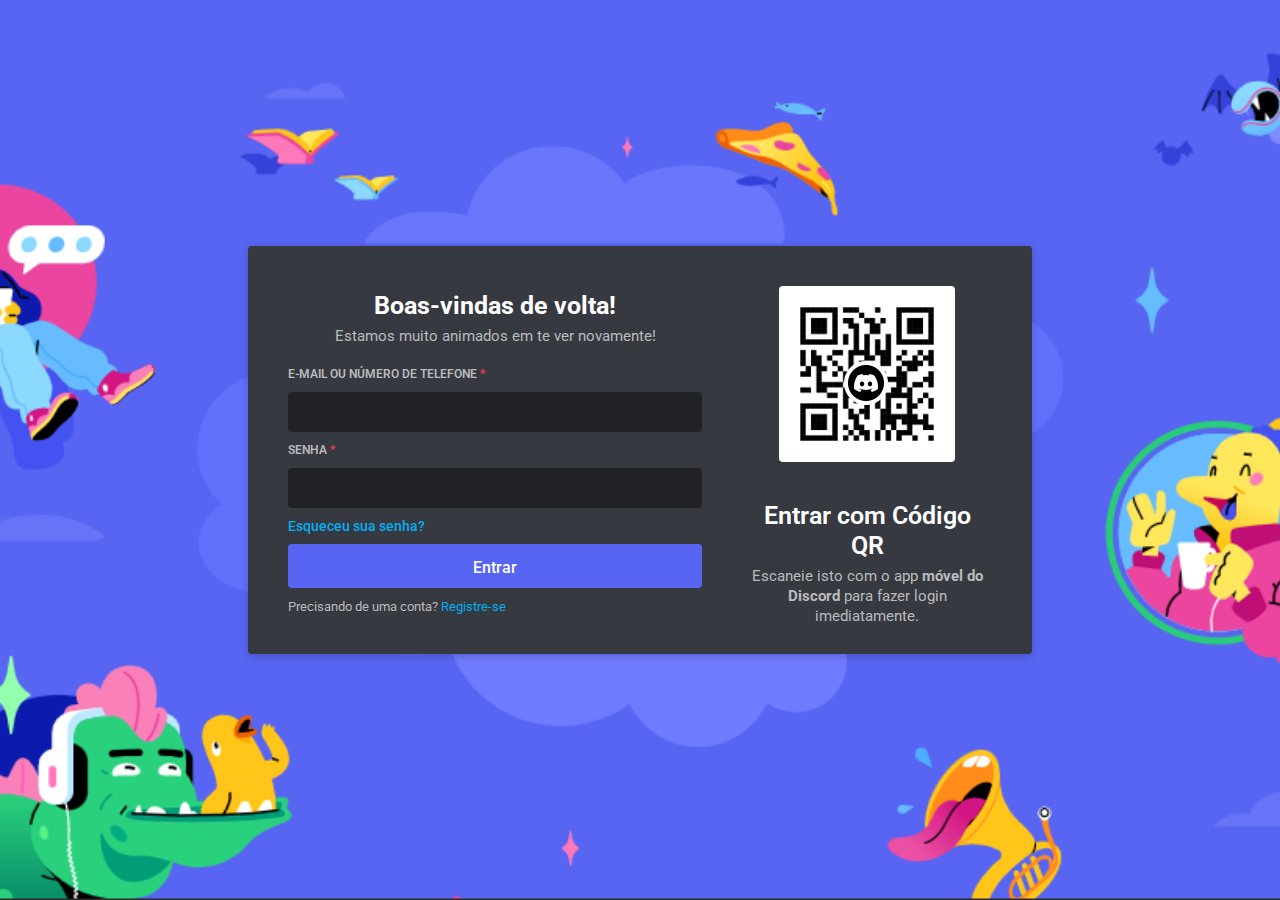
<file: login.html>
<!DOCTYPE html>
<html lang="pt-BR">
<head>
    <meta charset="UTF-8">
    <meta http-equiv="X-UA-Compatible" content="IE=edge">
    <meta name="viewport" content="width=device-width, initial-scale=1.0">
    <title>Discord</title>
    <link rel="stylesheet" href="./assets/css/login.css">
</head>
<body>
    <div class="background__image">
        
    </div>
        <main class="main">
            <div class="main__content">
                <div class="one__content">
                    <header>
                        <h1>Boas-vindas de volta!</h1>
                        <p>Estamos muito animados em te ver novamente!</p>
                    </header>
                    <form action="submit">
                        <label for="login__form">E-MAIL OU NÚMERO DE TELEFONE <span>*</span></label>
                        <input type="text" id="login__form">
                        <label for="password__form">SENHA <span>*</span></label>
                        <input type="text" id="password__form">
                        <a  class="esqueci__senha" href="#">Esqueceu sua senha?</a>
                        <button formtarget="_blank">Entrar</button>
                        <a class="criar__conta" href="./registre-se.html">Precisando de uma conta? <span>Registre-se</span></a>
                    </form>
                </div>
                <div class="two__content">
                    <div class="qr-code__image">
                        <img src="./assets/imgs/qr-code-image.png" alt="QrCode">
                        <img class="logo__discord" src="./assets/imgs/logo-discord-qrcode.png" alt="Logo discord Qrcode">
                    </div>
                    <div>
                        <h2>Entrar com Código <br> QR</h2>
                        <p>Escaneie isto com o app <span>móvel do Discord</span> para fazer login imediatamente.</p>
                    </div>
                </div>
            </div>
        </main>
</body>
</html>
</file>
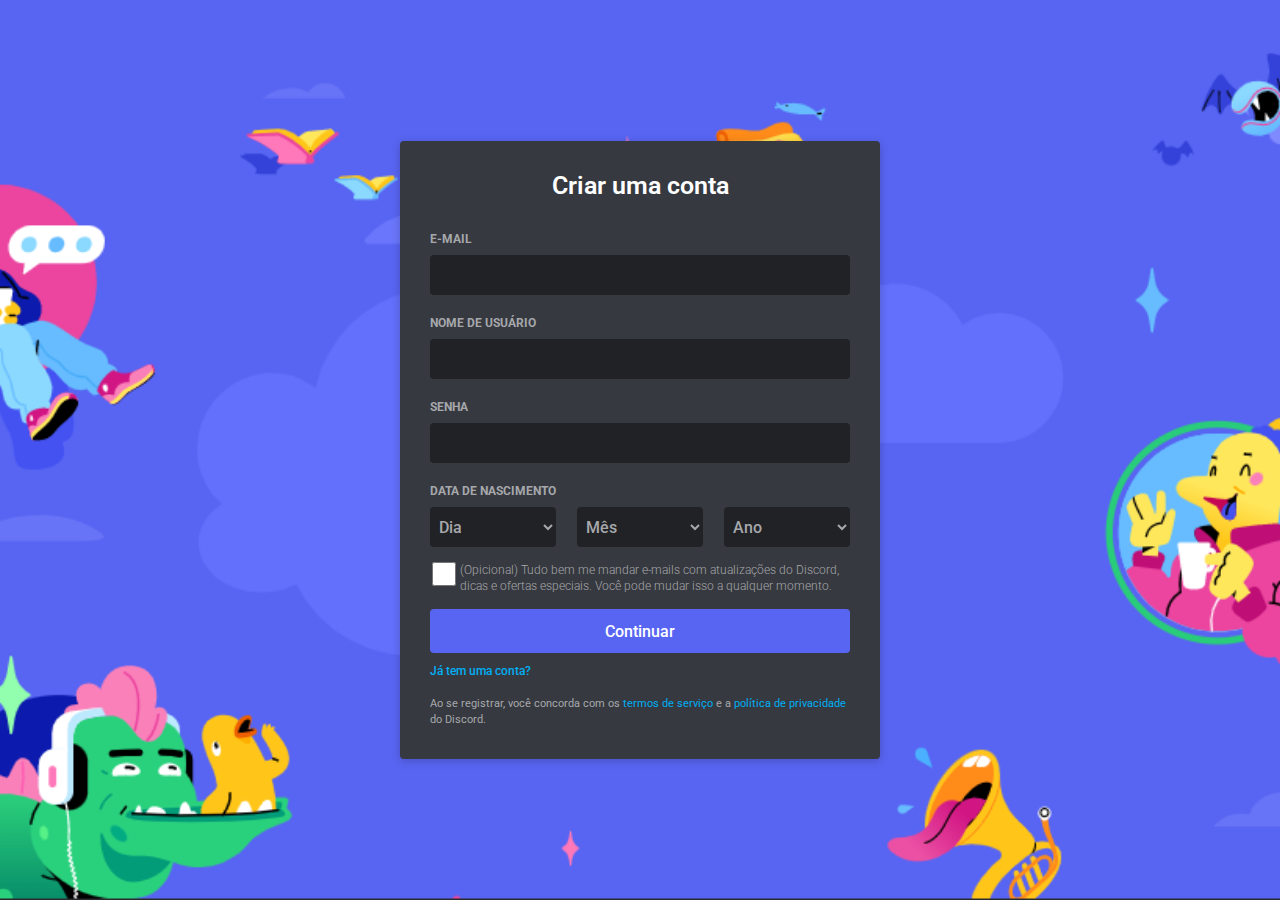
<file: registre-se.html>
<!DOCTYPE html>
<html lang="pt-BR">
<head>
    <meta charset="UTF-8">
    <meta http-equiv="X-UA-Compatible" content="IE=edge">
    <meta name="viewport" content="width=device-width, initial-scale=1.0">
    <title>Discord</title>
    <link rel="stylesheet" href="./assets/css/registre-se.css">
</head>
<body>
    <div class="background__image">
        <main>
            <h1>Criar uma conta</h1>
            <form action="submit">
                <fieldset>
                    <label for="email">e-mail</label>
                    <input id="email" type="text">
                    <label for="nome-usuario">nome de usuário</label>
                    <input id="nome-usuario" type="text">
                    <label for="senha">senha</label>
                    <input type="password" name="senha" id="senha">                
                </fieldset>
                <label class="label__alone" for="data-nascimento">data de nascimento</label>
                <fieldset>
                    <select name="dia" id="dia">
                        <option value="DIA">Dia</option>
                        <option value="01">01</option>
                        <option value="02">02</option>
                        <option value="03">03</option>
                        <option value="04">04</option>
                        <option value="05">05</option>
                        <option value="06">06</option>
                        <option value="07">07</option>
                        <option value="08">08</option>
                        <option value="09">09</option>
                        <option value="10">10</option>
                        <option value="11">11</option>
                        <option value="12">12</option>
                        <option value="13">13</option>
                        <option value="14">14</option>
                        <option value="15">15</option>
                        <option value="16">16</option>
                        <option value="17">17</option>
                        <option value="18">18</option>
                        <option value="19">19</option>
                        <option value="20">20</option>
                        <option value="21">21</option>
                        <option value="22">22</option>
                        <option value="23">23</option>
                        <option value="24">24</option>
                        <option value="25">25</option>
                        <option value="26">26</option>
                        <option value="27">27</option>
                        <option value="28">28</option>
                        <option value="29">29</option>
                        <option value="30">30</option>
                        <option value="31">31</option>
                    </select>
                    <select name="mes" id="mes">
                        <option value="MES">Mês</option>
                        <option value="janeiro">janeiro</option>
                        <option value="fevereiro">fevereiro</option>
                        <option value="março">março</option>
                        <option value="abril">abril</option>
                        <option value="maio">maio</option>
                        <option value="junho">junho</option>
                        <option value="julho">julho</option>
                        <option value="agosto">agosto</option>
                        <option value="setembro">setembro</option>
                        <option value="outubro">outubro</option>
                        <option value="novembro">novembro</option>
                        <option value="dezembro">dezembro</option>
                    </select>
                    <select name="ano" id="ano">
                        <option value="ANO">Ano</option>
                        <option value="2019">2019</option>
                        <option value="2018">2018</option>
                        <option value="2017">2017</option>
                        <option value="2016">2016</option>
                        <option value="2015">2015</option>
                        <option value="2014">2014</option>
                        <option value="2013">2013</option>
                        <option value="2012">2012</option>
                        <option value="2011">2011</option>
                        <option value="2010">2010</option>
                    </select>
                </fieldset>
                <div class="termos">
                    <input class="box" type="checkbox" name="" id="">
                    <label for="termos">(Opicional) Tudo bem me mandar e-mails com 
                        atualizações do Discord, <br> dicas e ofertas especiais. 
                        Você pode mudar isso a qualquer momento.</label>
                </div>
                <button>Continuar</button>
                <a href="./login.html">Já tem uma conta?</a>
                <p>
                    Ao se registrar, você concorda com os <a href="#">termos de serviço</a>
                    e a <a href="#">política de privacidade</a> do Discord. 
                </p>
            </form>
        </main>
    </div>
</body>
</html>
</file>
<file: assets/css/index.css>
@import url('https://fonts.googleapis.com/css2?family=Roboto:wght@400;500;700;900&display=swap');
@import url('https://fonts.googleapis.com/css2?family=Bebas+Neue&display=swap');
@import url('https://fonts.googleapis.com/css2?family=Anton&display=swap');

* {
    margin: 0;
    padding: 0;
    box-sizing: border-box;
    font-family: 'Roboto', sans-serif;
}

:root {
    --background:#404eed;
    --background-input: #23272a;
    --color-input: #dcddde;
    --text-color: #ffffff;
    --text-sencudary-color: #b9bbbe;
    --link-color: #00aff4;
    --red-color: #ed4245;
    --button-color: #5865f2;
}

section {
    overflow: hidden;
}

.section {
    width: 100%;
    height: 650px;
    overflow: hidden;


}

.background__azul {
    background: var(--background);
    background-size: cover;
    background-position: center center;
}

.section__home {
    position: relative;
    display: flex;
    justify-content: center;
}

.img__background {
    position: absolute;
    z-index: 0;
    bottom: 0;
}


.main__content {
    margin: 0 auto;
    width: 100%;
    max-width: 1300px;


}

.aside {
    position: absolute;
    z-index: 10;
    display: flex;
    justify-content: center;
    align-items: center;
    width: 100%;
    height: 90px;
}

.aside nav {
    display: flex;
    align-items: center;
    width: 100%;
    height: 100%;

}

.aside nav ul {
    display: flex;
    gap: 40px;
    width: 100%;
}

.aside nav ul li {
    list-style: none;
    height: 100%;
}

.logo__discord {
    width: 124px;
    height: 34px;
    margin-right: 140px;
}

.logo__discord svg {
    color: var(--text-color);
    cursor: pointer;
}

.aside nav ul li a {
    font-size: 16px;
    line-height: 24.4px;
    font-weight: 600;
    text-decoration: none;

    color: var(--text-color);
}

.aside nav ul li a:hover {
    text-decoration: underline;
}

.aside button {
    width: 68px;
    height: 40px;
    border-radius: 40px;
    /* margin-left: 212px; */
    margin-right: 20px;
    cursor: pointer;
    border: none;
}

.aside a > button {
    text-decoration: none;
    font-size: 15px;
    line-height: 24px;
    font-weight: 400;
    text-transform: capitalize;
    background: var(--text-color);
}

section main {
    display: grid;
    align-items: flex-end;
    height: 100%;
    max-width: 1600px; 
    grid-template-columns: 1fr 1fr 1fr;
}

section main .image__1, section main .image__2 {
    width: 100%;
    height: 100%;
    display: flex;
    position: relative;
}

section main .image__1 img {
    position: absolute;
    width: 689px;
    height: 352px;
    bottom: 0;
    left: -410px;
}

section main .image__2 img {
    position: absolute;
    width: 615px;
    height: 360px;
    bottom: 0;
    right: -330px;

}

.home__container {
    position: relative;
    display: flex;
    flex-direction: column;
    justify-content: center;
    align-items: center;
    height: 100%;
}

.home__container h1 {
    display: block;
    font-size: 80px;
    line-height: 68.2px;
    font-weight: 800;
    letter-spacing: 3px;
    text-align: center;
    margin-top: 6rem;
    margin-bottom: 50px;

    font-family: 'Bebas Neue', cursive;
    color: var(--text-color);
}

.home__container p {
    font-size: 22px;
    font-weight: 400;
    line-height: 32.5px;
    width: 920px;

    text-align: center;
    color: var(--text-color);
    z-index: 2;
    
}

.buttons__home {
    position: relative;
    display: grid;
    gap: 0;
    grid-template-columns: 1.5fr 2fr;
}

.buttons__home  button {
    height: 56px;
    font-size: 20px;
    font-weight: 500;
    line-height: 24px;

    padding: 18px 34px;
    margin-right: 24px;
    margin-top: 50px;

    cursor: pointer;
    border: none;
    border-radius: 25px;
    z-index: 2;
    box-shadow: 0 8px 15px rgb(0 0 0 / 20%);
    
}

.buttons__home button:first-child {
    display: flex;
    column-gap: 5px;
    width: 290px;
    background: var(--text-color);
    color: var(--background-input);
}


.buttons__home button:first-child:hover {
    color: var(--button-color);
    transition: all 0.5s ease-out;
}

.buttons__home button:nth-child(2) {
    background: var(--background-input);
    color: var(--text-color);
}

.buttons__home button:nth-child(2):hover {
    background-color: hsl(220,7.7%,22.9%);
    transition: all 0.5s ease-out;
}

.section__info {
    display: flex;
    justify-content: center;
}

.container__info__grid {
    display: grid;
    grid-template-columns: 1fr 1fr;
    gap: 122px;
    max-width: 1260px;
    height: 100%;
    align-items: center;
}

.image__3 {
    width: 678px;
    height: 440px;
}

.text__image__3 {
    display: grid;
    grid-template-rows: 2fr 1fr;
    row-gap: 24px;
}

.text__image__3 h2 {
    font-size: 48px;
    font-weight: 700;
    line-height: 57.6px;
    color: var(--background-input);
}

.text__image__3 div p {
    font-size: 16px;
    line-height: 32.5px;
    font-weight: 400;

    color: var(--background-input);
    text-align: start;

}

.background__smoke {
    background: rgb(246, 246, 246);
}

.section__info__2 {
    display: flex;
    justify-content: center;
}

.container__info__2__grid {
    display: grid;
    grid-template-columns: 1fr 2fr;
    gap: 122px;
    max-width: 1260px;
    height: 100%;
    align-items: center;
}

.section__info__2 article h2 {
    font-size: 48px;
    font-weight: 700;
    line-height: 57.6px;

    color: var(--background-input);
}

.section__info__2 article p {
    font-size: 19px;
    font-weight: 400;
    line-height: 32.5px;

    color: var(--background-input);
}

.text__info__2 {
    display: flex;
    flex-direction: column;
    row-gap: 24px;
}

.section__info__3 {
    display: flex;
    justify-content: center;
}

.container__info__3__grid {
    display: grid;
    max-width: 1260px;
    align-items: center;
    grid-template-columns: 2fr 1fr;
}

.text__info__3 {
    display: flex;
    flex-direction: column;
    row-gap: 24px;
}

.text__info__3 h2 {
    font-size: 49px;
    line-height: 57.6px;
    font-weight: 700;

    color: var(--background-input);
}

.text__info__3 p {
    font-size: 19px;
    font-weight: 400;
    line-height: 32.5px;

    color: var(--background-input);
}


.section__info__4 {
    display: flex;
    justify-content: center;
    height: 100%;
    width: 100%;
}

.container__info__4__grid {
    display: grid;
    grid-template-rows: 1fr 2fr;
    width: 1280px;
    align-items: center;
    justify-content: center;
}

.text__4 {
    display: flex;
    flex-direction: column;
    text-align: center;
    margin-top: 100px;
    row-gap: 24px;
}

.text__4 h2 {
    font-size: 60px;
    font-weight: 800;
    line-height: 70px;
    font-family: 'Anton', sans-serif;   

    color: var(--background-input);
}

.text__4 p {
    font-size: 19px;
    font-weight: 400;
    line-height: 32.5px;

    color: var(--background-input);
}

.container__info__4__grid img {
    width: 100%;
}

.section__info__5 {
    height: 285px;
    display: flex;
    justify-content: center;
    align-items: center;
    
}

.container__info__5 {
    display: grid;
    position: relative;
    align-items: center;
    justify-content: center;
    grid-template-rows: 1fr 1fr;
    row-gap: 40px;
}

.section__info__5 h2 {
    font-size: 31px;
    line-height: 38.4px;
    font-weight: 800;

    color: black;
}

.section__info__5 button {
    display: flex;
    align-items: center;
    justify-content: center;
    column-gap: 5px;
    position: absolute;
    cursor: pointer;
    width: 275px;
    height: 56px;
    font-size: 20px;
    font-weight: 600;
    line-height: 24px;
    border-radius: 40px;
    bottom: 0;
    left: 60px;
    border: none;
    background: var(--button-color);
    color: var(--text-color);
}

.section__info__5 img {
    position: absolute;
    z-index: -1;
    top: -2rem;
    left: -2.5rem;
    width: 490px;
}


.footer {
    display: flex;
    align-items: center;
    justify-content: center;
    flex-direction: column;
    width: 100%;
    height: 540px; 

    background: var(--background-input);
}

.container__footer {
    display: grid;
    grid-template-columns: 1fr 1fr 1fr 1fr 1fr;
    justify-content: center;
    max-width: 1280px;
    column-gap: 80px;

    padding-bottom: 50px;
    border-bottom: 2px solid var(--button-color);
}

.contact__footer {
    display: flex;
    flex-direction: column;
    align-items: center;
    row-gap: 20px;
}

.contact__footer h4 {
    font-size: 32px;
    font-weight: 900;
    line-height: 30.4px;
    text-transform: uppercase;
    color: var(--button-color);

}

.contact__footer .language {
    width: 100%;
    display: flex;
    align-items: center;
    column-gap: 10px;

    font-size: 14px;
    font-weight: 400;
    line-height: 18px;
    cursor: pointer;

    color: var(--text-color);

}

.socials__footer {
    width: 100%;
    display: flex;
    column-gap: 18px;

    color: var(--text-color);
}

.socials__footer svg {
    cursor: pointer;
}

.produtos__footer,
.empresa__footer,
.recursos__footer,
.politica__footer {
    display: flex;
    flex-direction: column;
    row-gap: 10px;
}

.produtos__footer h5, 
.empresa__footer h5, 
.recursos__footer h5,
.politica__footer h5 {
    font-size: 16px;
    line-height: 24px;
    font-weight: 400;

    color: var(--button-color);
}

.produtos__footer a,
.empresa__footer a,
.recursos__footer a,
.politica__footer a {
    text-decoration: none;
    font-size: 15px;
    line-height: 26px;
    font-weight: 400;

    color: var(--text-color);
}

.produtos__footer a:hover,
.empresa__footer a:hover,
.recursos__footer a:hover,
.politica__footer a:hover {
    text-decoration: underline;
}


.logo__footer {
    display: flex;
    align-items: center;
    justify-content: space-between;
    padding: 0 10px;
    max-width: 1280px;
    width: 100%;
    height: 100px;
}

.logo__footer svg {
    color: var(--text-color);
}

.logo__footer button {
    cursor: pointer;
    width: 125px;
    height: 38px;

    font-size: 14px;
    font-weight: 500;
    line-height: 24px;

    border: none;
    border-radius: 20px;


    background: var(--button-color);
    color: var(--text-color);
}
</file>
<file: assets/css/createAccount.css>
@import url('https://fonts.googleapis.com/css2?family=Roboto:wght@400;500;700;900&display=swap');
* {
    margin: 0;
    padding: 0;
    box-sizing: border-box;
    font-family: 'Roboto', sans-serif;
}

:root {
    --background: #36393f;
    --background-input: #202225;
    --color-input: #dcddde;
    --text-color: #ffffff;
    --text-sencudary-color: #a6a8ac;
    --link-color: #00aff4;
    --red-color: #ed4245;
    --button-color: #5865f2;
}

h1, h2, h3, h4, h5 {
    color: var(--text-color);
}

.background__image {
    display: flex;
    justify-content: center;
    align-items: center;
    background-image: url(../imgs/background-image.png);
    width: 100%;
    height: 100vh;
    background-size: cover;
    background-position: center center;
    z-index: -1;
}

main {
    display: flex;
    flex-direction: column;
    height: 618px;
    width: 480px;

    padding: 30px;
    border-radius: 4px;

    background: var(--background);
    box-shadow: rgba(0, 0, 0, 0.2) 0px 2px 10px 0px;
}

main > h1 {

    width: 100%;
    text-align: center;
    font-size: 25px;
    font-weight: 600;
    line-height: 30px;
    margin-bottom: 30px;
}

form {
    display: flex;
    flex-direction: column;
    min-width: 416px;
    height: 504px;
}

form fieldset:first-child {
    display: flex;
    flex-direction: column;

    border: none;
}

fieldset label, .label__alone {
    cursor: default;
    font-size: 12px;
    font-weight: 700;
    line-height: 16px;
    margin-bottom: 8px;
    vertical-align: baseline;
    text-transform: uppercase;

    color: var(--text-sencudary-color);
}

fieldset input {
    height: 40px;
    font-size: 16px;
    font-weight: 400;
    padding: 10px;
    margin-bottom: 20px;

    outline: none;
    border: none;
    border-radius: 4px;
    background: var(--background-input);
}

form fieldset:nth-child(3) {
    width: 100%;
    display: flex;
    justify-content: space-between;
    border: none;
}

form fieldset:nth-child(2) label {
    display: block;
}

form fieldset:nth-child(3) select {
    width: 125.797px;
    height: 40px;
    font-size: 16px;
    font-weight: 500;
    text-align: left;
    text-transform: capitalize;
    padding-left: 5px;
    outline: none;
    border: none;
    
    border: none;
    
    border-radius: 4px;
    
    color: var(--text-sencudary-color);
    background: var(--background-input);
}

.termos {
    display: flex;
    gap: 2px;
    margin-top: 15px;
}

.termos .box {
    width: 28px;
    height: 24px;
    border-radius: 8px;
    background-color: var(--background);
    border: 0.1px solid var(--text-sencudary-color);
}

.termos label {
    font-size: 12px;
    font-weight: 300;
    line-height: 16px;
    text-align: left;
    margin-bottom: 15px;

    color: var(--text-sencudary-color);
}

form button {
    height: 44px;
    font-size: 16px;
    font-weight: 500;
    margin-bottom: 10px;

    border: none;
    outline: none;
    border-radius: 4px;
    color: var(--text-color);
    background: var(--button-color);
}

form button~a {
    font-size: 12px;
    font-weight: 500;
    line-height: 16px;
    margin-bottom: 17px;

    color: var(--link-color);

    text-decoration: none;
}

form button~a:hover {
    text-decoration: underline;
}

form button~a + p {
    font-size: 11px;
    font-weight: 400;
    line-height: 16px;

    color: var(--text-sencudary-color);
}

form button~a + p > a {
    text-decoration: none;
    color: var(--link-color);
}

form button~a + p > a:hover {
    text-decoration: underline;
}
</file>
<file: assets/css/login.css>
@import url('https://fonts.googleapis.com/css2?family=Roboto:wght@400;500;700;900&display=swap');
* {
    margin: 0;
    padding: 0;
    box-sizing: border-box;
    font-family: 'Roboto', sans-serif;
}

:root {
    --background: #36393f;
    --background-input: #202225;
    --color-input: #dcddde;
    --text-color: #ffffff;
    --text-sencudary-color: #b9bbbe;
    --link-color: #00aff4;
    --red-color: #ed4245;
    --button-color: #5865f2;
}

h1, h2, h3, h4, h5 {
    color: var(--text-color);
}

.background__image {
    position: absolute;
    background-image: url(../imgs/background-image.png);
    width: 100%;
    height: 100vh;
    background-size: cover;
    background-position: center center;
    z-index: -1;
}

.main {
    display: flex;
    justify-content: center;
    align-items: center;
    height: 100vh;
}

.main__content {
    display: flex;
    align-items: stretch;
    padding: 40px;
    width: 784px;
    height: 408px;
    column-gap: 40px;

    background: var(--background);
    box-shadow: rgba(0, 0, 0, 0.2) 0px 2px 10px 0px;
    border-radius: 4px;
}

.one__content {
    display: flex;
    flex-direction: column;
    gap: 20px;
}

header {
    text-align: center;
    cursor: default;
}

header h1 {
    font-size: 25px;
    line-height: 30px;
    font-weight: 700;
    margin: 5px;
}

header p {
    font-size: 15px;
    font-weight: 400;
    line-height: 20px;
    color: var(--text-sencudary-color);

}

form {
    display: flex;
    height: 100%;
    flex-direction: column;
    justify-content: space-around;
    min-width: 414px;
    gap: 10px;

}

form label {
    cursor: default;
    font-size: 12px;
    font-weight: 600;
    line-height: 16px;

    color: var(--text-sencudary-color);
}

form label span {
    color: var(--red-color);
}

form input {
    height: 40px;

    background: var(--background-input);
    color: var(--color-input);
    border: none;
    outline: none;

    text-align: start;
    font-weight: 400;
    font-size: 16px;
    padding-left: 10px;
    border-radius: 4px;
}

form .esqueci__senha {
    font-size: 14px;
    line-height: 16px;
    font-weight: 500;
    color: var(--link-color);
    text-decoration: none;
}

form .esqueci__senha:hover {
    text-decoration: underline;
}

form button {
    height: 44px;
    font-size: 16px;
    min-height: 44px;
    font-weight: 500;
    padding-top: 2px;

    border-radius: 4px;
    border: none;
    cursor: pointer;
    text-align: center;

    background: var(--button-color);
    color: var(--text-color);
}

form button:hover {
    background: #3e4ce8;
}

form .criar__conta {
    font-size: 13px;
    font-weight: 400;
    line-height: 18px;
    text-decoration: none;
    
    color: var(--text-sencudary-color);
}

form .criar__conta span {
    color: var(--link-color);
}

form .criar__conta span:hover {
    text-decoration: underline;
}


.two__content {
    align-items: center;
    display: flex;
    flex-direction: column;
    gap: 35px;
    cursor: default;
}

.qr-code__image {
    position: relative;
}

.qr-code__image img:first-child {
    height: 176px;
    width: 176px;
    background: white;
    border-radius: 4px;
}

.qr-code__image img:last-child {
    position: absolute;
    top: 40%;
    left: 35%;
    width: 50px;
}

.two__content h2 {
    text-align: center;
    font-weight: 600;
    line-height: 30px;
    font-size: 25px;
    margin-bottom: 5px;
}

.two__content p {
    text-align: center;
    font-size: 15px;
    font-weight: 400;
    line-height: 20px;
    color: var(--text-sencudary-color);
}

.two__content p span {
    font-weight: 700;
}

@media (max-width: 805px) {
    .main__content {
        width: 700px;
    }
    .two__content {
        gap: 5px;
    }
}

@media (max-width: 720px) {
    .main__content {
        width: 650px;
    }
    .one__content {
        width: 100%;
    }
    .two__content {
        display: none;
    }
}

@media (max-width: 670px) {
    .main__content {
        width: 600px;
    }
}

@media (max-width: 620px) {
    .main__content {
        width: 550px;
    }
}

@media (max-width: 575px) {
    .main__content {
        width: 500px;
    }
}

@media (max-width: 535px) {
    .main__content {
        width: 450px;
    }
    form {
        min-width: 300px;
    }
}

@media (max-width: 475px) {
    .main__content {
        width: 400px;
    }
}

@media (max-width: 430px) {
    .main__content {
        width: 380px;
    }
}
</file>
<file: assets/css/registre-se.css>
@import url('https://fonts.googleapis.com/css2?family=Roboto:wght@400;500;700;900&display=swap');
* {
    margin: 0;
    padding: 0;
    box-sizing: border-box;
    font-family: 'Roboto', sans-serif;
}

:root {
    --background: #36393f;
    --background-input: #202225;
    --color-input: #dcddde;
    --text-color: #ffffff;
    --text-sencudary-color: #a6a8ac;
    --link-color: #00aff4;
    --red-color: #ed4245;
    --button-color: #5865f2;
}

h1, h2, h3, h4, h5 {
    color: var(--text-color);
}

.background__image {
    display: flex;
    justify-content: center;
    align-items: center;
    background-image: url(../imgs/background-image.png);
    width: 100%;
    height: 100vh;
    background-size: cover;
    background-position: center center;
    z-index: -1;
}

main {
    display: flex;
    flex-direction: column;
    height: 618px;
    width: 480px;

    padding: 30px;
    border-radius: 4px;

    background: var(--background);
    box-shadow: rgba(0, 0, 0, 0.2) 0px 2px 10px 0px;
}

main > h1 {

    width: 100%;
    text-align: center;
    font-size: 25px;
    font-weight: 600;
    line-height: 30px;
    margin-bottom: 30px;
}

form {
    display: flex;
    flex-direction: column;
    min-width: 416px;
    height: 504px;
}

form fieldset:first-child {
    display: flex;
    flex-direction: column;

    border: none;
}

fieldset label, .label__alone {
    cursor: default;
    font-size: 12px;
    font-weight: 700;
    line-height: 16px;
    margin-bottom: 8px;
    vertical-align: baseline;
    text-transform: uppercase;

    color: var(--text-sencudary-color);
}

fieldset input {
    height: 40px;
    font-size: 16px;
    font-weight: 400;
    padding: 10px;
    margin-bottom: 20px;

    outline: none;
    border: none;
    border-radius: 4px;
    background: var(--background-input);
}

form fieldset:nth-child(3) {
    width: 100%;
    display: flex;
    justify-content: space-between;
    border: none;
}

form fieldset:nth-child(2) label {
    display: block;
}

form fieldset:nth-child(3) select {
    width: 125.797px;
    height: 40px;
    font-size: 16px;
    font-weight: 500;
    text-align: left;
    text-transform: capitalize;
    padding-left: 5px;
    outline: none;
    border: none;
    
    border: none;
    
    border-radius: 4px;
    
    color: var(--text-sencudary-color);
    background: var(--background-input);
}

.termos {
    display: flex;
    gap: 2px;
    margin-top: 15px;
}

.termos .box {
    width: 28px;
    height: 24px;
    border-radius: 8px;
    background-color: var(--background);
    border: 0.1px solid var(--text-sencudary-color);
}

.termos label {
    font-size: 12px;
    font-weight: 300;
    line-height: 16px;
    text-align: left;
    margin-bottom: 15px;

    color: var(--text-sencudary-color);
}

form button {
    height: 44px;
    font-size: 16px;
    font-weight: 500;
    margin-bottom: 10px;

    border: none;
    outline: none;
    border-radius: 4px;
    color: var(--text-color);
    background: var(--button-color);
}

form button~a {
    font-size: 12px;
    font-weight: 500;
    line-height: 16px;
    margin-bottom: 17px;

    color: var(--link-color);

    text-decoration: none;
}

form button~a:hover {
    text-decoration: underline;
}

form button~a + p {
    font-size: 11px;
    font-weight: 400;
    line-height: 16px;

    color: var(--text-sencudary-color);
}

form button~a + p > a {
    text-decoration: none;
    color: var(--link-color);
}

form button~a + p > a:hover {
    text-decoration: underline;
}

@media (max-width: 530px) {
    main {
        width: 400px;
    }

    form {
        min-width: 300px;
    }

    form fieldset:nth-child(3) select {
        width: 80px;
    }

    .termos label {
        font-size: 9px;
    }
}

@media (max-width: 430px) {
    main {
        width: 350px;
    }

    .termos label {
        font-size: 8px;
    }
}
</file>
